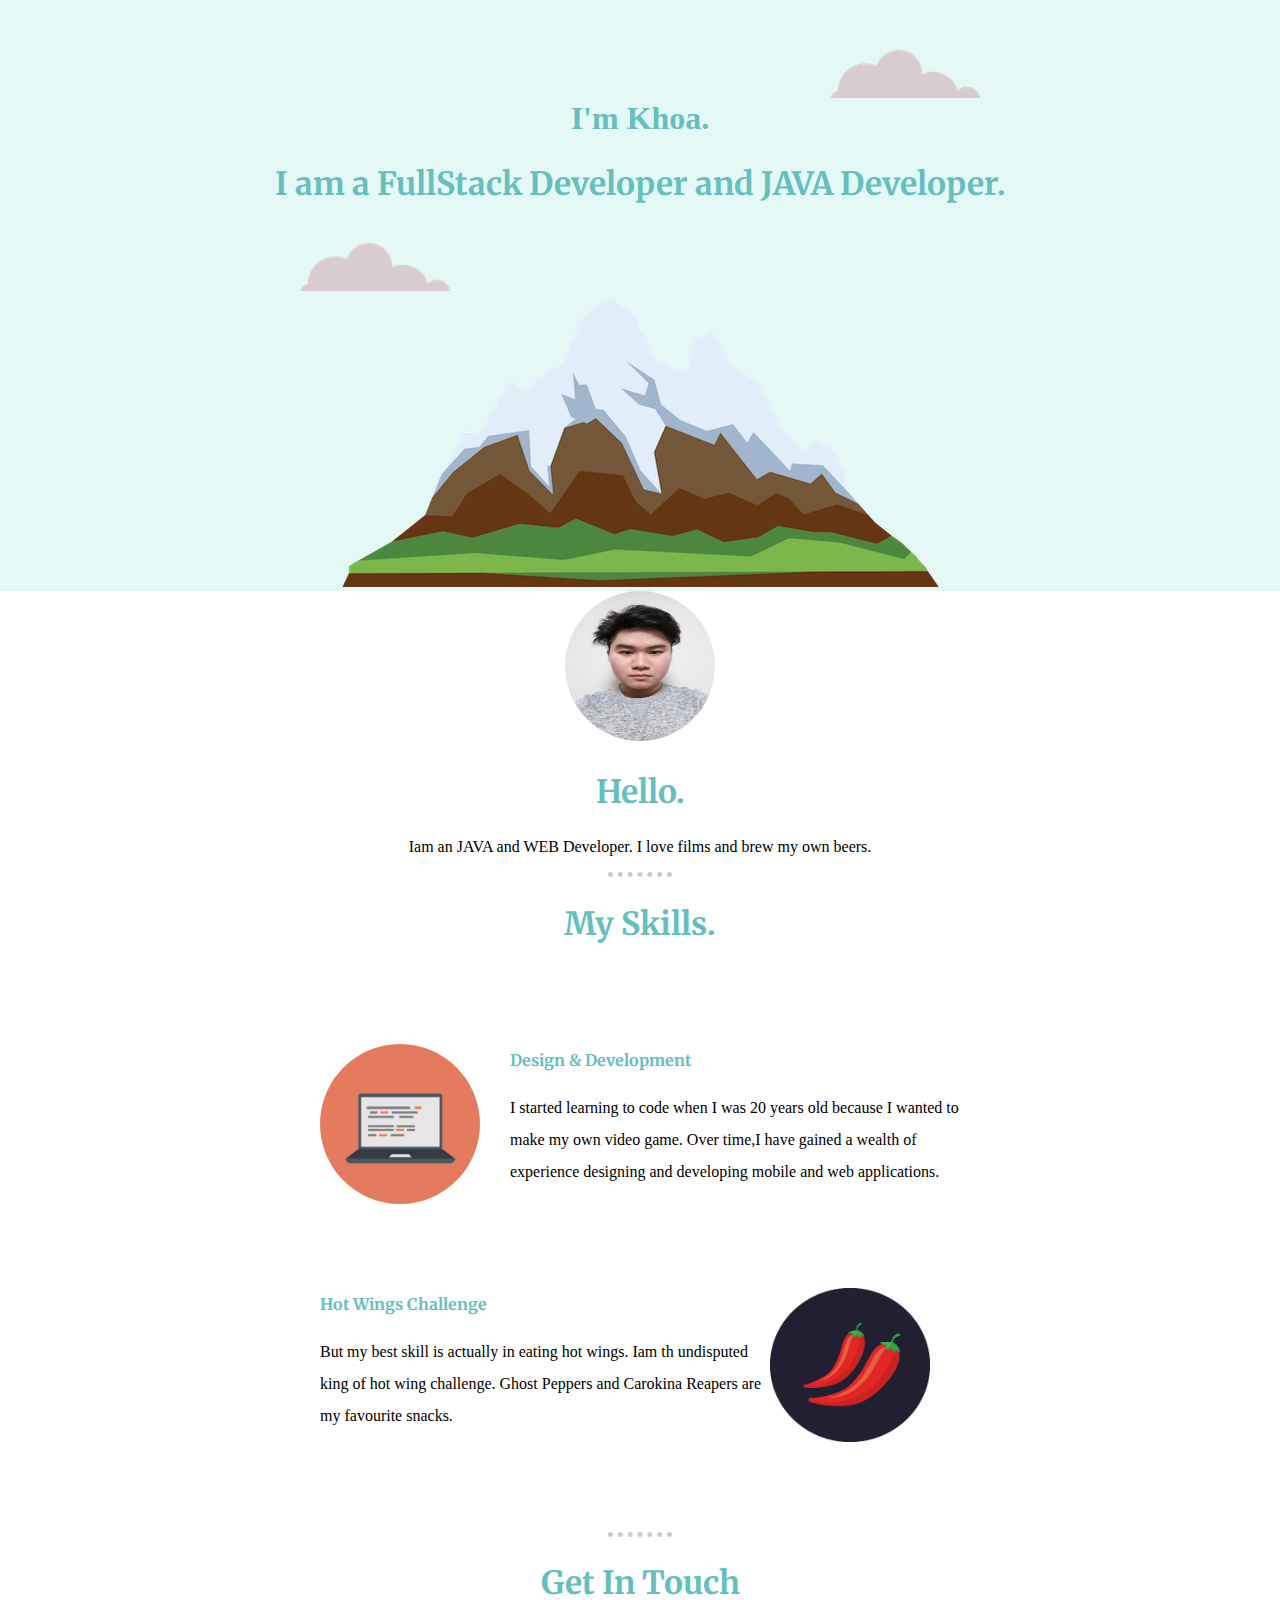
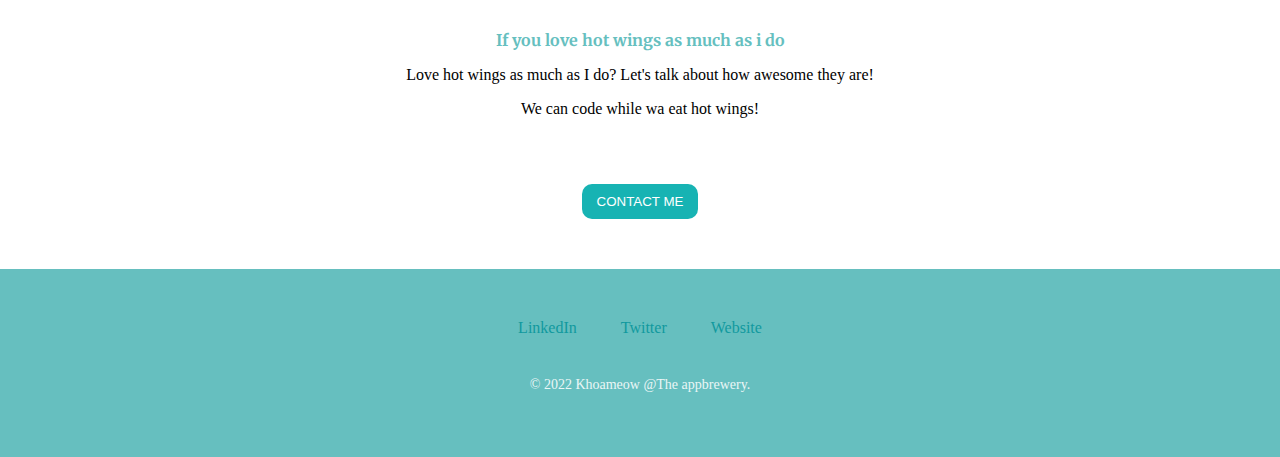
<file: Udemy/Css - My site/index.html>
<!DOCTYPE html>
<html lang="en">
<head>
    <meta charset="UTF-8">
    <meta http-equiv="X-UA-Compatible" content="IE=edge">
    <meta name="viewport" content="width=device-width, initial-scale=1.0">
    <link rel="stylesheet" href="./Css/style.css">
    <link rel="shortcut icon" href="./img/fb_favicon.png" type="image/x-icon">
    <link rel="preconnect" href="https://fonts.googleapis.com">
    <link href="https://fonts.googleapis.com/css2?family=Merienda:wght@700&family=Merriweather:ital,wght@1,300&family=Montserrat:ital,wght@0,200;0,300;0,500;1,200;1,300;1,500&display=swap" 
    rel="stylesheet">
    <title>My Site</title>
</head>
<body>
        <div class="top-container">
            <img class="top-cloud" src="./img/cloud.png" alt="cloud">
            <h1>I'm Khoa.</h1>
            <h2>I am a FullStack Developer and JAVA Developer.</h2>
            <img class="bottom-cloud" src="./img/cloud.png" alt="cloud">
            <img src="./img/land.png" alt="mountain" >
        </div>
        <div class="bottom-content"></div>
        <div class="middle-container">
            <div class="profile">
              <img src="./img/anh.jpg" alt="anh" style="width: 150px;height: 150px;border-radius: 50%;">
              <h2>Hello.</h2>
              <p>Iam an JAVA and WEB Developer. I love films and brew my own beers.</p>
            </div>
            <hr>
            <div class="skills">
              <h2>My Skills.</h2>
              <div class="skill-row">
                <img class="code-img" src="./img/computer.png" alt="">
                <h3>Design & Development</h3>
                <p>I started learning to code when I was 20 years old because I wanted to make my own
                    video game. Over time,I have gained a wealth of experience designing and developing mobile and web applications.
                </p>
              </div>
              <div class="skill-row">
                <img class="chilli-img" src="./img/chiri.png" alt="">
                <h3>Hot Wings Challenge</h3>
                <p>But my best skill is actually in eating hot wings. Iam th undisputed king of hot wing challenge.
                    Ghost Peppers and Carokina Reapers are my favourite snacks.</p>
              </div>
            </div>
            <hr>
            <div class="contact-me">
              <h2>Get In Touch</h2>
              <h3>If you love hot wings as much as i do</h3>
              <p>Love hot wings as much as I do? Let's talk about how awesome they are!</p>
              <p> We can code while wa eat hot wings!</p>
              <button><a class="btn" href="mailto:vankhoa02101999@gmail.com">CONTACT ME</a></button>
            </div>
          </div>
          
          <div class="bottom-container">
            <a class="footer-link" href="https://www.linkedin.com/">LinkedIn</a>
            <a class="footer-link" href="https://twitter.com/">Twitter</a>
            <a class="footer-link" href="https://www.appbrewery.com/">Website</a>
            <p>© 2022 Khoameow @The appbrewery.</p>
          </div>
        </div>
</body>
</html>
</file>
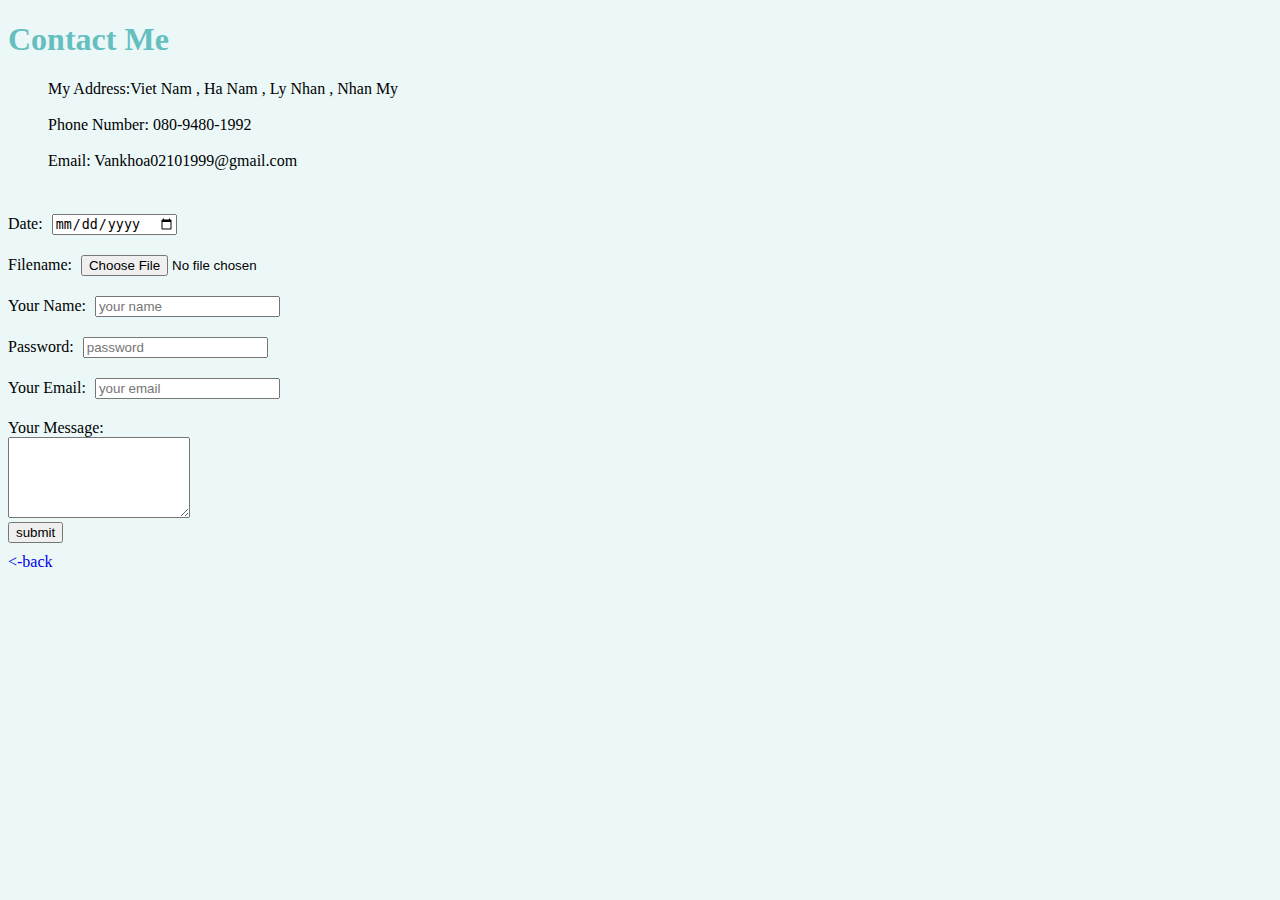
<file: Udemy/cv/form.html>
<!DOCTYPE html>
<html lang="en">
<head>
    <meta charset="UTF-8">
    <meta http-equiv="X-UA-Compatible" content="IE=edge">
    <meta name="viewport" content="width=device-width, initial-scale=1.0">
    <link rel="stylesheet" href="./style.css">
    <title>Contact Me</title>
</head>
<body>
    <h1>Contact Me</h1>
    <ul style="list-style-type: none">
        <li>My Address:Viet Nam , Ha Nam , Ly Nhan , Nhan My</li><br>
        <li>Phone Number: 080-9480-1992</li><br>
        <li>Email: Vankhoa02101999@gmail.com</li><br>
    </ul>
    <div id="form-contact">
        <form action="mailto:vankhoa02101999@gmail.com" method="post">
            <div id="form_label">
                <label>Date:</label>
                <input type="date" name="date" value=""><br>
            </div>
            <div id="form_label">
                <label for="">Filename:</label>
                <input type="file" name="filename"><br>
            </div>
            <div id="form_label">
                <label for="">Your Name:</label>
                <input type="text" name="name" placeholder="your name"><br>
            </div>
            <div id="form_label">
                <label for="">Password:</label>
                <input type="password" name="password" placeholder="password"><br>
            </div>
            <div id="form_label">
                <label>Your Email:</label>
                <input type="email" name="email" placeholder="your email"><br>
            </div>
            <div id="form_label">
                <label>Your Message:</label><br>
                <textarea name="Message" id="" cols="20" rows="5"></textarea><br>
                <input type="submit" name="submit" value="submit">
            </div>
        </form>
    </div>
    <a href="index.html" style="text-decoration: none;"><-back</a>
</body>
</html>
</file>
<file: Udemy/Css - My site/Css/style.css>
body{
    margin: 0;
    box-sizing: border-box;
    text-align: center;
}
h1{
    margin: 0 auto;
    color: #66bfbf;
}
h2{
    font-family:'Merriweather', serif;
    font-size:2em;
    color: #66bfbf;
}
h3{
    font-family:'Merriweather', serif;
    font-size:1em;
    color: #66bfbf;
}
p{
    font-weight: normal;
}
hr{
    border:none;
    width:5%;
    border-width: 5px;
    border-top-style:dotted;
    opacity: 0.4;
}
a{
    text-decoration: none;
    color: #fff;
}
button{
    margin-top:50px;
    padding:10px 15px;
    border-radius: 10px;
    border-style: none;
    background-color: #17b3b3;
}
.top-container{
    background-color: #E4F9F5;
    position: relative;
    padding-top: 100px;
}
.top-cloud{
    position: absolute;
    right: 300px;
    top: 50px;
}
.bottom-cloud{
    position: absolute;
    left: 300px;
    bottom: 300px;
}
.skill-row{
    width:50%;
    margin: 100px auto;
    line-height: 2;
    text-align: left;
}
.code-img{
    width:25%;
    border-radius: 50%;
    float: left;
    margin-right:30px;
}
.chilli-img{
    width:25%;
    float: right;
    margin-right:30px;
}
.bottom-container{
    background-color: #66bfbf;
    padding:50px 0;
    margin-top: 50px;
}

.footer-link{
    padding: 0 20px;
    color: #11999e;
}
.footer-link:hover{
    color: #eaeaea;
}
.bottom-container p{
    color: #eaf6f6;
    margin-top: 40px;
    font-size: 14px;
}
</file>
<file: Udemy/cv/style.css>
img{
    width:150px;
    height:150px;
    border-radius: 50%;
}
body{
    background-color: #ecf8f8;
}
hr{
    border-style: solid;
    /* border-top-style:dotted;
    border-width: 5px;
    width:10%;
    border-color: grey; */
    opacity: 0.3;
}
h1,h3{
    color: #66bfbf;
}
#form_label{
    padding: 10px 0;
}
label{
    padding-right: 5px;
}
</file>
